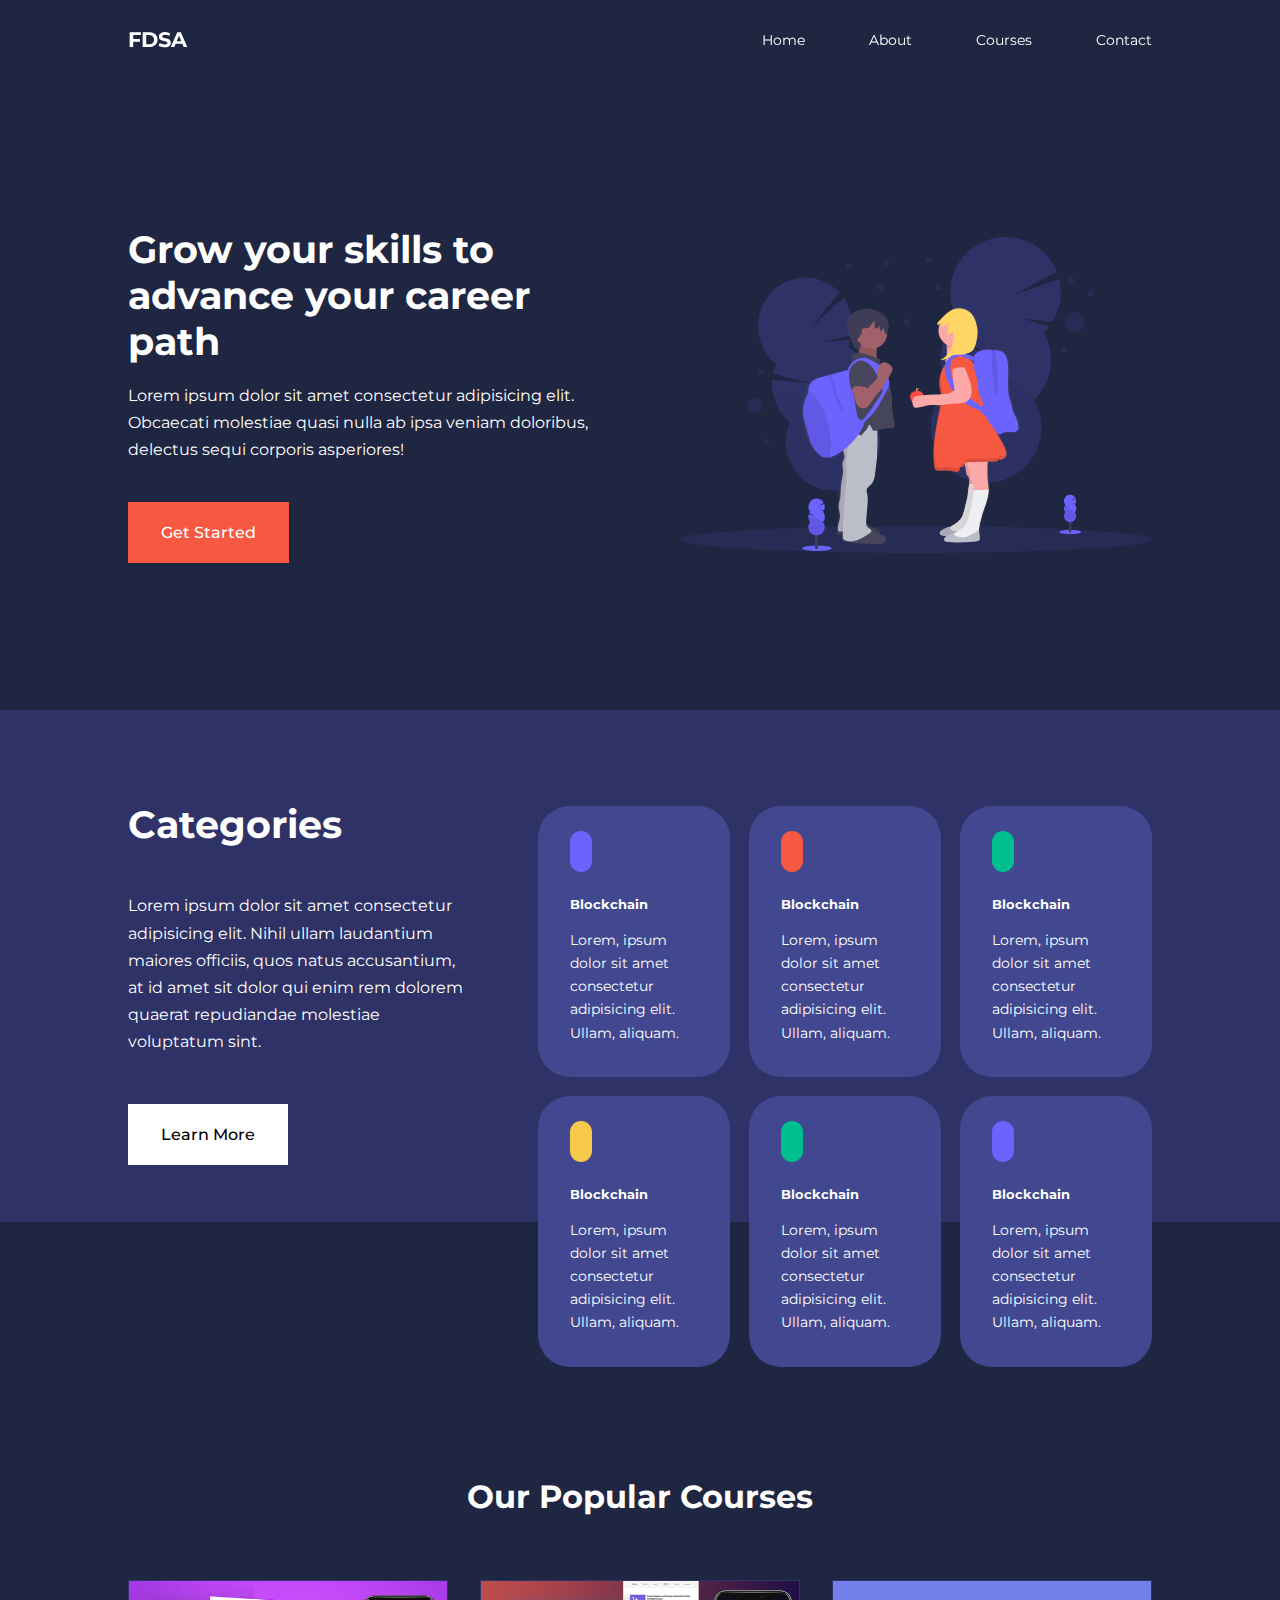
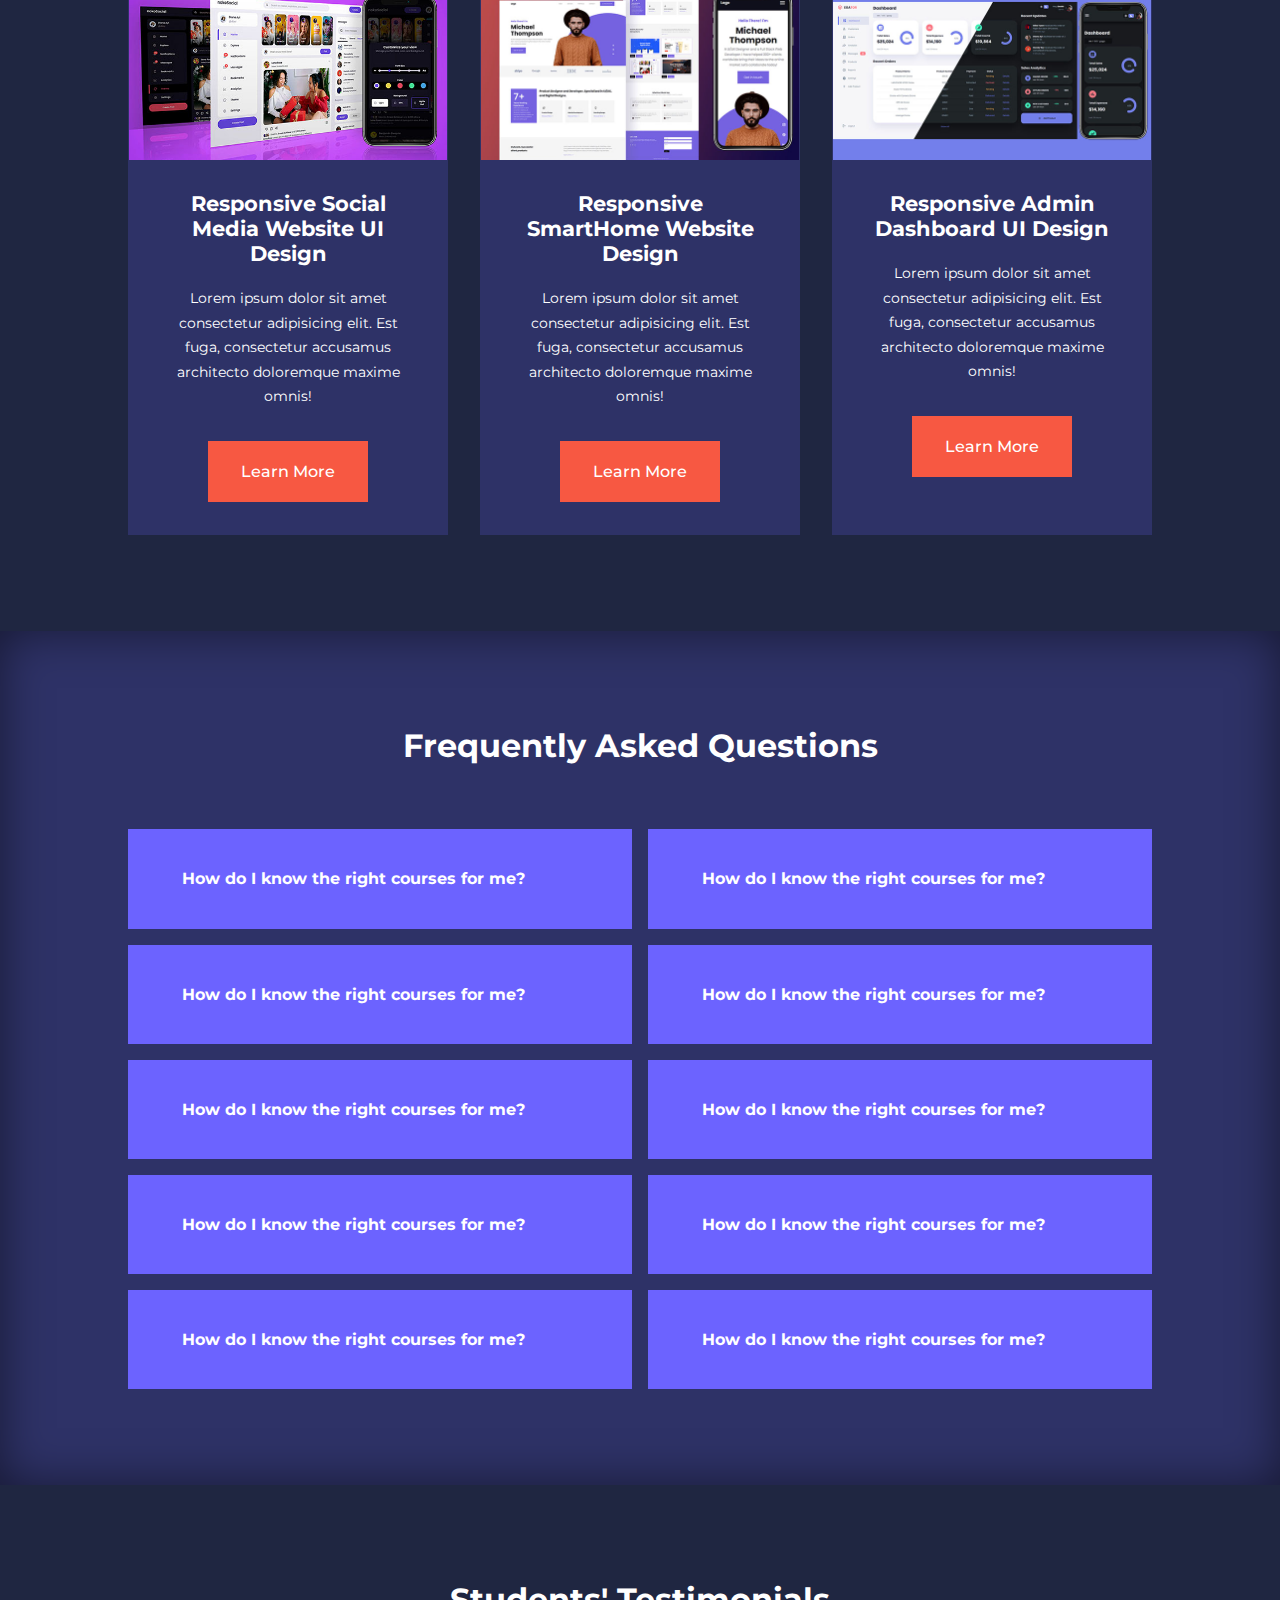
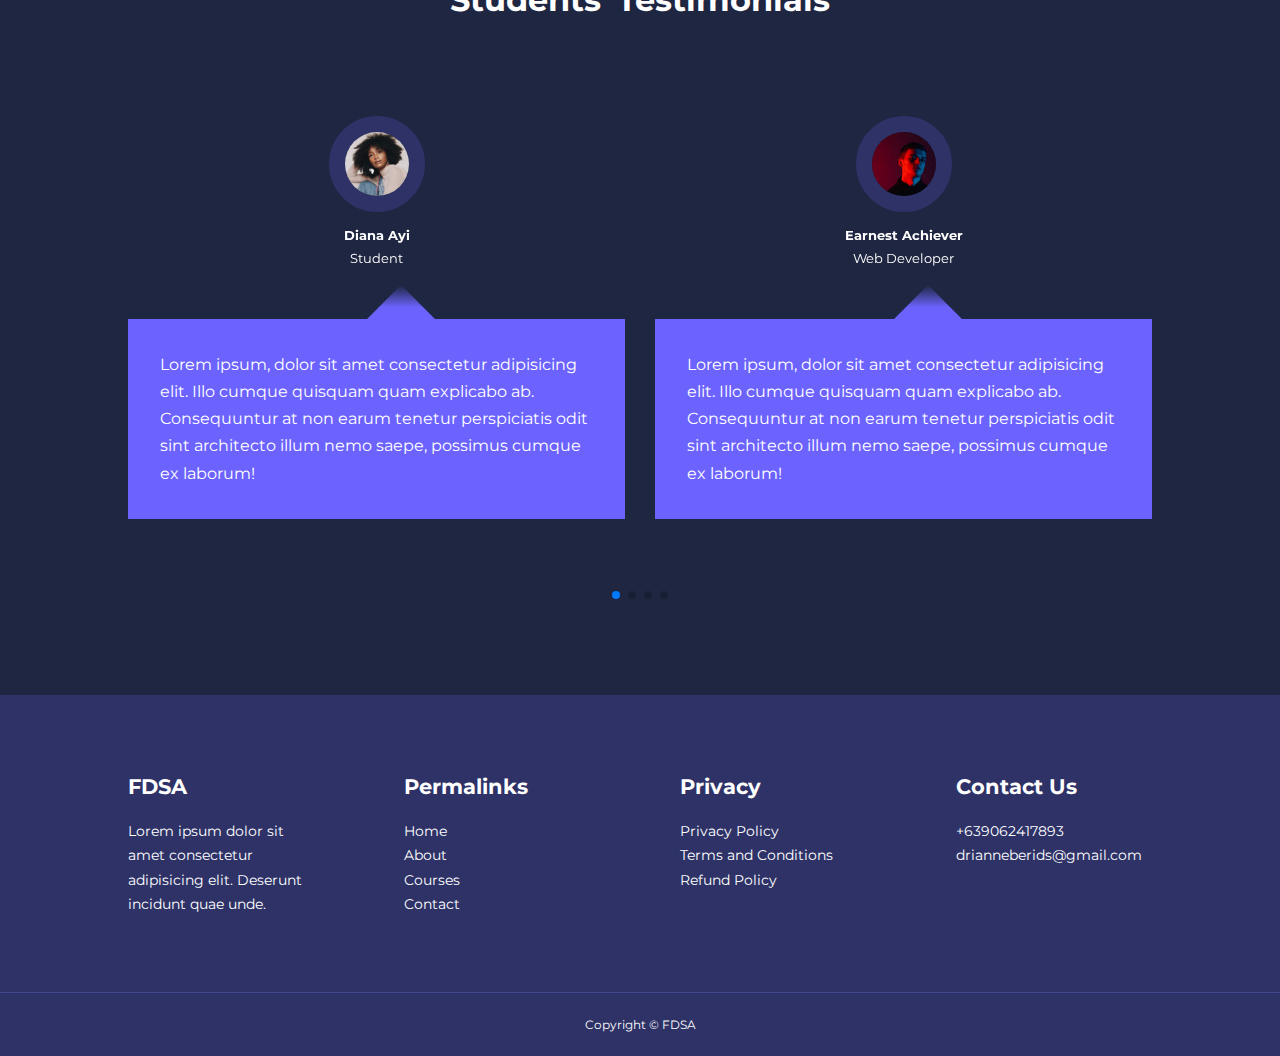
<file: index.html>
<!DOCTYPE html>
<html lang="en">
<head>
    <meta charset="UTF-8">
    <meta http-equiv="X-UA-Compatible" content="IE=edge">
    <meta name="viewport" content="width=device-width, initial-scale=1.0">
    <title>Flight Dynamics School of Aeronautics</title>

    <!-- IconScout CDN -->
    <link rel="stylesheet" href="https://unicons.iconscout.com/release/v4.0.8/css/line.css">

    <!-- Google Font Montserrat -->
    <link rel="preconnect" href="https://fonts.googleapis.com">
    <link rel="preconnect" href="https://fonts.gstatic.com" crossorigin>
    <link href="https://fonts.googleapis.com/css2?family=Montserrat:wght@300;400;500;600;700;800;900&display=swap" rel="stylesheet">

    <!-- Swiper JS -->
    <link
    rel="stylesheet"
    href="https://cdn.jsdelivr.net/npm/swiper@9/swiper-bundle.min.css"
    />

    <link rel="stylesheet" href="./css/style.css">
</head>
<body>

<!-- Navbar -->
    <nav>
        <div class="container nav__container">
            <a href="index.html"><h4>FDSA</h4></a>
            <ul class="nav__menu">
                <li><a href="index.html">Home</a></li>
                <li><a href="about.html">About</a></li>
                <li><a href="courses.html">Courses</a></li>
                <li><a href="contact.html">Contact</a></li>
            </ul>
            <button id="open-menu-btn"><i class="uil uil-bars"></i></button>  
            <button id="close-menu-btn"><i class="uil uil-multiply"></i></button> 
        </div>
    </nav>

    <header>
        <div class="container header__container">
            <div class="header__left">
                <h1>Grow your skills to advance your career path</h1>
                <p>Lorem ipsum dolor sit amet consectetur adipisicing elit. Obcaecati molestiae quasi nulla ab ipsa veniam doloribus, delectus sequi corporis asperiores!</p>
                <a href="courses.html" class="btn btn-primary">Get Started</a>
            </div>
            <div class="header__right">
                <div class="header__right-image">
                    <img src="./img/header.svg" alt="Header">
                </div>
            </div>
        </div>
    </header>

<!-- Categories -->
    <section class="categories">
        <div class="container categories__container">
            <div class="categories__left">
                <h1>Categories</h1>
                <p>
                    Lorem ipsum dolor sit amet consectetur adipisicing elit. Nihil ullam laudantium maiores officiis, quos natus accusantium, at id amet sit dolor qui enim rem dolorem quaerat repudiandae molestiae voluptatum sint.
                </p>
                <a href="#" class="btn">Learn More</a>
            </div>
            <div class="categories__right">
                <article class="category">
                    <span class="category__icon">
                        <i class="uil uil-bitcoin-circle"></i>
                    </span>
                    <h5>Blockchain</h5>
                    <p>Lorem, ipsum dolor sit amet consectetur adipisicing elit. Ullam, aliquam.</p>
                </article>
                
                <article class="category">
                    <span class="category__icon">
                        <i class="uil uil-bitcoin-circle"></i>
                    </span>
                    <h5>Blockchain</h5>
                    <p>Lorem, ipsum dolor sit amet consectetur adipisicing elit. Ullam, aliquam.</p>
                </article>

                <article class="category">
                    <span class="category__icon">
                        <i class="uil uil-bitcoin-circle"></i>
                    </span>
                    <h5>Blockchain</h5>
                    <p>Lorem, ipsum dolor sit amet consectetur adipisicing elit. Ullam, aliquam.</p>
                </article>

                <article class="category">
                    <span class="category__icon">
                        <i class="uil uil-bitcoin-circle"></i>
                    </span>
                    <h5>Blockchain</h5>
                    <p>Lorem, ipsum dolor sit amet consectetur adipisicing elit. Ullam, aliquam.</p>
                </article>

                <article class="category">
                    <span class="category__icon">
                        <i class="uil uil-bitcoin-circle"></i>
                    </span>
                    <h5>Blockchain</h5>
                    <p>Lorem, ipsum dolor sit amet consectetur adipisicing elit. Ullam, aliquam.</p>
                </article>

                <article class="category">
                    <span class="category__icon">
                        <i class="uil uil-bitcoin-circle"></i>
                    </span>
                    <h5>Blockchain</h5>
                    <p>Lorem, ipsum dolor sit amet consectetur adipisicing elit. Ullam, aliquam.</p>
                </article>
            </div>
        </div>
    </section>

<!-- Courses -->
    <section class="courses">
        <h2>Our Popular Courses</h2>
        <div class="container courses__container">
            <article class="course">
                <div class="course__image">
                    <img src="./img/course1.jpg" alt="Course 1">
                </div>
               <div class="course__info">
                <h4>Responsive Social Media Website UI Design</h4>
                <p>
                    Lorem ipsum dolor sit amet consectetur adipisicing elit. Est fuga, consectetur accusamus architecto doloremque maxime omnis!
                </p>
                <a href="course.html" class="btn btn-primary">Learn More</a>
               </div>
            </article>

            <article class="course">
                <div class="course__image">
                    <img src="./img/course2.jpg" alt="Course 1">
                </div>
                <div class="course__info">
                    <h4>Responsive SmartHome Website Design</h4>
                <p>
                    Lorem ipsum dolor sit amet consectetur adipisicing elit. Est fuga, consectetur accusamus architecto doloremque maxime omnis!
                </p>
                <a href="course.html" class="btn btn-primary">Learn More</a>
                </div>
            </article>

            <article class="course">
                <div class="course__image">
                    <img src="./img/course3.jpg" alt="Course 1">
                </div>
                <div class="course__info">
                    <h4>Responsive Admin Dashboard UI Design</h4>
                <p>
                    Lorem ipsum dolor sit amet consectetur adipisicing elit. Est fuga, consectetur accusamus architecto doloremque maxime omnis!
                </p>
                <a href="course.html" class="btn btn-primary">Learn More</a>
                </div>
            </article>
        </div>
    </section>

<!-- Frequently Asked Questions -->

    <section class="faqs">
        <h2>Frequently Asked Questions</h2>
        <div class="container faqs__container">
            <article class="faq">
                <div class="faq__icon">
                    <i class="uil uil-plus"></i>
                </div>
                <div class="question__answer">
                    <h4>How do I know the right courses for me?</h4>
                    <p>
                        Lorem ipsum dolor sit amet consectetur, adipisicing elit. Quasi possimus nesciunt reiciendis cum deserunt ex, ipsum similique esse. Doloremque quisquam quia aliquam quis eligendi dolorum blanditiis possimus nisi voluptates nulla.
                    </p>
                </div>
            </article>

            <article class="faq">
                <div class="faq__icon">
                    <i class="uil uil-plus"></i>
                </div>
                <div class="question__answer">
                    <h4>How do I know the right courses for me?</h4>
                    <p>
                        Lorem ipsum dolor sit amet consectetur, adipisicing elit. Quasi possimus nesciunt reiciendis cum deserunt ex, ipsum similique esse. Doloremque quisquam quia aliquam quis eligendi dolorum blanditiis possimus nisi voluptates nulla.
                    </p>
                </div>
            </article>

            <article class="faq">
                <div class="faq__icon">
                    <i class="uil uil-plus"></i>
                </div>
                <div class="question__answer">
                    <h4>How do I know the right courses for me?</h4>
                    <p>
                        Lorem ipsum dolor sit amet consectetur, adipisicing elit. Quasi possimus nesciunt reiciendis cum deserunt ex, ipsum similique esse. Doloremque quisquam quia aliquam quis eligendi dolorum blanditiis possimus nisi voluptates nulla.
                    </p>
                </div>
            </article>

            <article class="faq">
                <div class="faq__icon">
                    <i class="uil uil-plus"></i>
                </div>
                <div class="question__answer">
                    <h4>How do I know the right courses for me?</h4>
                    <p>
                        Lorem ipsum dolor sit amet consectetur, adipisicing elit. Quasi possimus nesciunt reiciendis cum deserunt ex, ipsum similique esse. Doloremque quisquam quia aliquam quis eligendi dolorum blanditiis possimus nisi voluptates nulla.
                    </p>
                </div>
            </article>

            <article class="faq">
                <div class="faq__icon">
                    <i class="uil uil-plus"></i>
                </div>
                <div class="question__answer">
                    <h4>How do I know the right courses for me?</h4>
                    <p>
                        Lorem ipsum dolor sit amet consectetur, adipisicing elit. Quasi possimus nesciunt reiciendis cum deserunt ex, ipsum similique esse. Doloremque quisquam quia aliquam quis eligendi dolorum blanditiis possimus nisi voluptates nulla.
                    </p>
                </div>
            </article>

            <article class="faq">
                <div class="faq__icon">
                    <i class="uil uil-plus"></i>
                </div>
                <div class="question__answer">
                    <h4>How do I know the right courses for me?</h4>
                    <p>
                        Lorem ipsum dolor sit amet consectetur, adipisicing elit. Quasi possimus nesciunt reiciendis cum deserunt ex, ipsum similique esse. Doloremque quisquam quia aliquam quis eligendi dolorum blanditiis possimus nisi voluptates nulla.
                    </p>
                </div>
            </article>

            <article class="faq">
                <div class="faq__icon">
                    <i class="uil uil-plus"></i>
                </div>
                <div class="question__answer">
                    <h4>How do I know the right courses for me?</h4>
                    <p>
                        Lorem ipsum dolor sit amet consectetur, adipisicing elit. Quasi possimus nesciunt reiciendis cum deserunt ex, ipsum similique esse. Doloremque quisquam quia aliquam quis eligendi dolorum blanditiis possimus nisi voluptates nulla.
                    </p>
                </div>
            </article>

            <article class="faq">
                <div class="faq__icon">
                    <i class="uil uil-plus"></i>
                </div>
                <div class="question__answer">
                    <h4>How do I know the right courses for me?</h4>
                    <p>
                        Lorem ipsum dolor sit amet consectetur, adipisicing elit. Quasi possimus nesciunt reiciendis cum deserunt ex, ipsum similique esse. Doloremque quisquam quia aliquam quis eligendi dolorum blanditiis possimus nisi voluptates nulla.
                    </p>
                </div>
            </article>

            <article class="faq">
                <div class="faq__icon">
                    <i class="uil uil-plus"></i>
                </div>
                <div class="question__answer">
                    <h4>How do I know the right courses for me?</h4>
                    <p>
                        Lorem ipsum dolor sit amet consectetur, adipisicing elit. Quasi possimus nesciunt reiciendis cum deserunt ex, ipsum similique esse. Doloremque quisquam quia aliquam quis eligendi dolorum blanditiis possimus nisi voluptates nulla.
                    </p>
                </div>
            </article>

            <article class="faq">
                <div class="faq__icon">
                    <i class="uil uil-plus"></i>
                </div>
                <div class="question__answer">
                    <h4>How do I know the right courses for me?</h4>
                    <p>
                        Lorem ipsum dolor sit amet consectetur, adipisicing elit. Quasi possimus nesciunt reiciendis cum deserunt ex, ipsum similique esse. Doloremque quisquam quia aliquam quis eligendi dolorum blanditiis possimus nisi voluptates nulla.
                    </p>
                </div>
            </article>
        </div>
    </section>

<!-- Testimonials -->

    <section class="container testimonials__container mySwiper">
        <h2>Students' Testimonials</h2>
        <div class="swiper-wrapper">
            <article class="testimonial swiper-slide">
                <div class="avatar">
                    <img src="./img/avatar1.jpg">
                </div>
                <div class="testimonial__info">
                    <h5>Diana Ayi</h5>
                    <small>Student</small>
                </div>
                <div class="testimonial__body">
                    <p>
                       Lorem ipsum, dolor sit amet consectetur adipisicing elit. Illo cumque quisquam quam explicabo ab. Consequuntur at non earum tenetur perspiciatis odit sint architecto illum nemo saepe, possimus cumque ex laborum!
                    </p>
                </div>
            </article>

            <article class="testimonial swiper-slide">
                <div class="avatar">
                    <img src="./img/avatar2.jpg">
                </div>
                <div class="testimonial__info">
                    <h5>Earnest Achiever</h5>
                    <small>Web Developer</small>
                </div>
                <div class="testimonial__body">
                    <p>
                       Lorem ipsum, dolor sit amet consectetur adipisicing elit. Illo cumque quisquam quam explicabo ab. Consequuntur at non earum tenetur perspiciatis odit sint architecto illum nemo saepe, possimus cumque ex laborum!
                    </p>
                </div>
            </article>

            <article class="testimonial swiper-slide">
                <div class="avatar">
                    <img src="./img/avatar3.jpg">
                </div>
                <div class="testimonial__info">
                    <h5>Edem Quist</h5>
                    <small>Student</small>
                </div>
                <div class="testimonial__body">
                    <p>
                       Lorem ipsum, dolor sit amet consectetur adipisicing elit. Illo cumque quisquam quam explicabo ab. Consequuntur at non earum tenetur perspiciatis odit sint architecto illum nemo saepe, possimus cumque ex laborum!
                    </p>
                </div>
            </article>

            <article class="testimonial swiper-slide">
                <div class="avatar">
                    <img src="./img/avatar4.jpg">
                </div>
                <div class="testimonial__info">
                    <h5>Hajia Bintu</h5>
                    <small>Model</small>
                </div>
                <div class="testimonial__body">
                    <p>
                       Lorem ipsum, dolor sit amet consectetur adipisicing elit. Illo cumque quisquam quam explicabo ab. Consequuntur at non earum tenetur perspiciatis odit sint architecto illum nemo saepe, possimus cumque ex laborum!
                    </p>
                </div>
            </article>

            <article class="testimonial swiper-slide">
                <div class="avatar">
                    <img src="./img/avatar5.jpg">
                </div>
                <div class="testimonial__info">
                    <h5>Jane Doe</h5>
                    <small>Student</small>
                </div>
                <div class="testimonial__body">
                    <p>
                       Lorem ipsum, dolor sit amet consectetur adipisicing elit. Illo cumque quisquam quam explicabo ab. Consequuntur at non earum tenetur perspiciatis odit sint architecto illum nemo saepe, possimus cumque ex laborum!
                    </p>
                </div>
            </article>
        </div>
        <div class="swiper-pagination"></div>
    </section>

<!-- Footer -->

    <footer class="footer">
        <div class="container footer__container">
            <div class="footer__1">
                <a href="index.html" class="footer__logo">
                    <h4>FDSA</h4>
                </a>
                <p>
                    Lorem ipsum dolor sit amet consectetur adipisicing elit. Deserunt incidunt quae unde.
                </p>
            </div>

            <div class="footer__2">
                <h4>Permalinks</h4>
                <ul class="permalinks">
                    <li><a href="index.html">Home</a></li>
                    <li><a href="about.html">About</a></li>
                    <li><a href="courses.html">Courses</a></li>
                    <li><a href="contact.html">Contact</a></li>
                </ul>
            </div>

            <div class="footer__3">
                <h4>Privacy</h4>
                <ul class="privacy">
                    <li><a href="#">Privacy Policy</a></li>
                    <li><a href="#">Terms and Conditions</a></li>
                    <li><a href="#">Refund Policy</a></li>
                </ul>
            </div>

            <div class="footer__4">
                <h4>Contact Us</h4>
                <div>
                    <p>+639062417893</p>
                    <p>drianneberids@gmail.com</p>
                </div>

                <ul class="footer__socials">
                    <li><a href="#"><i class="uil uil-facebook-f"></i></a></li>
                    <li><a href="#"><i class="uil uil-instagram-alt"></i></a></li>
                    <li><a href="#"><i class="uil uil-twitter"></i></a></li>
                    <li><a href="#"><i class="uil uil-linkedin-alt"></i></a></li>
                </ul>
            </div>

        </div>
        <div class="footer__copyright">
            <small>Copyright &copy; FDSA</small>
        </div>
    </footer>





    
    <script src="https://cdn.jsdelivr.net/npm/swiper@9/swiper-bundle.min.js"></script>
    <script src="./main.js"></script>

    <script>
        var swiper = new Swiper(".mySwiper", {
      slidesPerView: 1,
      spaceBetween: 30,
      pagination: {
        el: ".swiper-pagination",
        clickable: true,
      },
    //   when window width is >= 600px
    breakpoints: {
        600: {
            slidesPerView: 2,
        }
    }
    });
    </script>
</body>
</html>
</file>
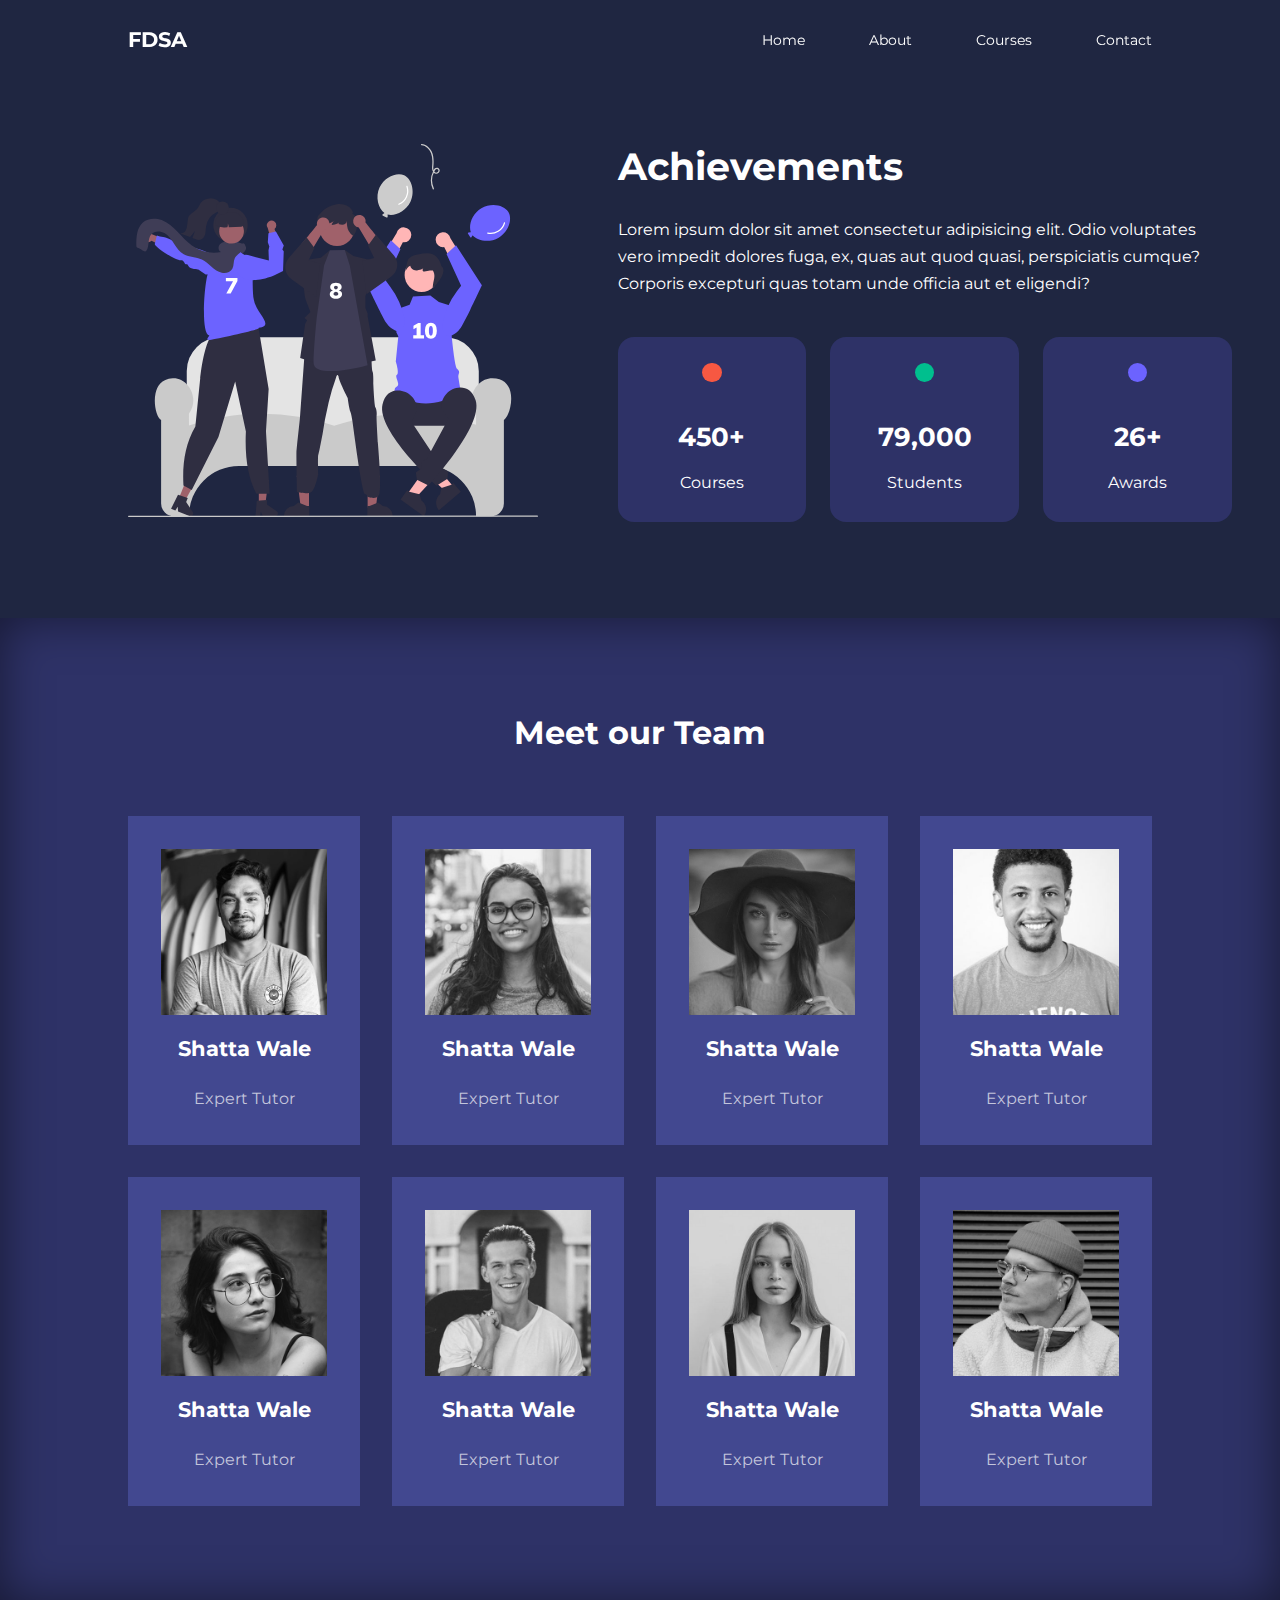
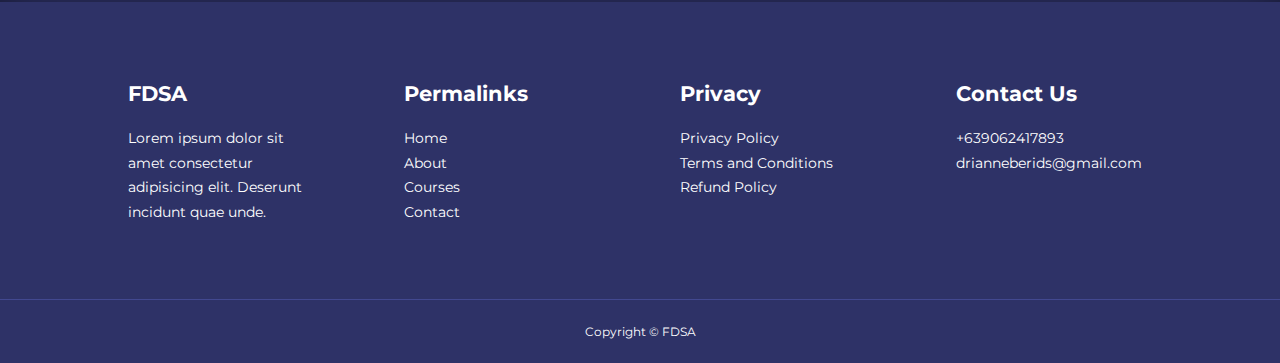
<file: about.html>
<!DOCTYPE html>
<html lang="en">
<head>
    <meta charset="UTF-8">
    <meta http-equiv="X-UA-Compatible" content="IE=edge">
    <meta name="viewport" content="width=device-width, initial-scale=1.0">
    <title>Flight Dynamics School of Aeronautics</title>

    <!-- IconScout CDN -->
    <link rel="stylesheet" href="https://unicons.iconscout.com/release/v4.0.8/css/line.css">

    <!-- Google Font Montserrat -->
    <link rel="preconnect" href="https://fonts.googleapis.com">
    <link rel="preconnect" href="https://fonts.gstatic.com" crossorigin>
    <link href="https://fonts.googleapis.com/css2?family=Montserrat:wght@300;400;500;600;700;800;900&display=swap" rel="stylesheet">

    <link rel="stylesheet" href="./css/style.css">
    <link rel="stylesheet" href="./css/about.css">
</head>
<body>

<!-- Navbar -->
    <nav>
        <div class="container nav__container">
            <a href="index.html"><h4>FDSA</h4></a>
            <ul class="nav__menu">
                <li><a href="index.html">Home</a></li>
                <li><a href="about.html">About</a></li>
                <li><a href="courses.html">Courses</a></li>
                <li><a href="contact.html">Contact</a></li>
            </ul>
            <button id="open-menu-btn"><i class="uil uil-bars"></i></button>  
            <button id="close-menu-btn"><i class="uil uil-multiply"></i></button> 
        </div>
    </nav>

<!-- About -->

    <section class="about__achievements">
        <div class="container about__achievements-container">
            <div class="about__achievements-left">
                <img src="./img/about achievements.svg">
            </div>
            <div class="about__achievements-right">
                <h1>Achievements</h1>
                <p>
                    Lorem ipsum dolor sit amet consectetur adipisicing elit. Odio voluptates vero impedit dolores fuga, ex, quas aut quod quasi, perspiciatis cumque? Corporis excepturi quas totam unde officia aut et eligendi?
                </p>
                <div class="achievements__cards">
                   <article class="achievement__card">
                        <span class="achievement__icon">
                            <i class="uil uil-video"></i>
                        </span>
                        <h3>450+</h3>
                        <p>Courses</p>
                   </article> 

                   <article class="achievement__card">
                    <span class="achievement__icon">
                        <i class="uil uil-users-alt"></i>
                    </span>
                    <h3>79,000</h3>
                    <p>Students</p>
               </article> 

               <article class="achievement__card">
                <span class="achievement__icon">
                    <i class="uil uil-award"></i>
                </span>
                <h3>26+</h3>
                <p>Awards</p>
           </article> 
                </div>
            </div>
        </div>
    </section>

<!-- Meet our Team -->

    <section class="team">
        <h2>Meet our Team</h2>
        <div class="container team__container">
            <article class="team__member">
                <div class="team__member-image">
                    <img src="./img/tm1.jpg">
                </div>
                <div class="team__member-info">
                    <h4>Shatta Wale</h4>
                    <p>Expert Tutor</p>
                </div>
                <div class="team__member-socials">
                    <a href="https://instagram.com" target="blank">
                        <i class="uil uil-instagram"></i>
                    </a>
                    <a href="https://twitter.com" target="blank">
                        <i class="uil uil-twitter-alt"></i>
                    </a>
                    <a href="https://linkedin.com" target="blank">
                        <i class="uil uil-linkedin-alt"></i>
                    </a>
                </div>
            </article>

            <article class="team__member">
                <div class="team__member-image">
                    <img src="./img/tm2.jpg">
                </div>
                <div class="team__member-info">
                    <h4>Shatta Wale</h4>
                    <p>Expert Tutor</p>
                </div>
                <div class="team__member-socials">
                    <a href="https://instagram.com" target="blank">
                        <i class="uil uil-instagram"></i>
                    </a>
                    <a href="https://twitter.com" target="blank">
                        <i class="uil uil-twitter-alt"></i>
                    </a>
                    <a href="https://linkedin.com" target="blank">
                        <i class="uil uil-linkedin-alt"></i>
                    </a>
                </div>
            </article>

            <article class="team__member">
                <div class="team__member-image">
                    <img src="./img/tm3.jpg">
                </div>
                <div class="team__member-info">
                    <h4>Shatta Wale</h4>
                    <p>Expert Tutor</p>
                </div>
                <div class="team__member-socials">
                    <a href="https://instagram.com" target="blank">
                        <i class="uil uil-instagram"></i>
                    </a>
                    <a href="https://twitter.com" target="blank">
                        <i class="uil uil-twitter-alt"></i>
                    </a>
                    <a href="https://linkedin.com" target="blank">
                        <i class="uil uil-linkedin-alt"></i>
                    </a>
                </div>
            </article>
            
            <article class="team__member">
                <div class="team__member-image">
                    <img src="./img/tm4.jpg">
                </div>
                <div class="team__member-info">
                    <h4>Shatta Wale</h4>
                    <p>Expert Tutor</p>
                </div>
                <div class="team__member-socials">
                    <a href="https://instagram.com" target="blank">
                        <i class="uil uil-instagram"></i>
                    </a>
                    <a href="https://twitter.com" target="blank">
                        <i class="uil uil-twitter-alt"></i>
                    </a>
                    <a href="https://linkedin.com" target="blank">
                        <i class="uil uil-linkedin-alt"></i>
                    </a>
                </div>
            </article>

            <article class="team__member">
                <div class="team__member-image">
                    <img src="./img/tm5.jpg">
                </div>
                <div class="team__member-info">
                    <h4>Shatta Wale</h4>
                    <p>Expert Tutor</p>
                </div>
                <div class="team__member-socials">
                    <a href="https://instagram.com" target="blank">
                        <i class="uil uil-instagram"></i>
                    </a>
                    <a href="https://twitter.com" target="blank">
                        <i class="uil uil-twitter-alt"></i>
                    </a>
                    <a href="https://linkedin.com" target="blank">
                        <i class="uil uil-linkedin-alt"></i>
                    </a>
                </div>
            </article>

            <article class="team__member">
                <div class="team__member-image">
                    <img src="./img/tm6.jpg">
                </div>
                <div class="team__member-info">
                    <h4>Shatta Wale</h4>
                    <p>Expert Tutor</p>
                </div>
                <div class="team__member-socials">
                    <a href="https://instagram.com" target="blank">
                        <i class="uil uil-instagram"></i>
                    </a>
                    <a href="https://twitter.com" target="blank">
                        <i class="uil uil-twitter-alt"></i>
                    </a>
                    <a href="https://linkedin.com" target="blank">
                        <i class="uil uil-linkedin-alt"></i>
                    </a>
                </div>
            </article>

            <article class="team__member">
                <div class="team__member-image">
                    <img src="./img/tm7.jpg">
                </div>
                <div class="team__member-info">
                    <h4>Shatta Wale</h4>
                    <p>Expert Tutor</p>
                </div>
                <div class="team__member-socials">
                    <a href="https://instagram.com" target="blank">
                        <i class="uil uil-instagram"></i>
                    </a>
                    <a href="https://twitter.com" target="blank">
                        <i class="uil uil-twitter-alt"></i>
                    </a>
                    <a href="https://linkedin.com" target="blank">
                        <i class="uil uil-linkedin-alt"></i>
                    </a>
                </div>
            </article>

            <article class="team__member">
                <div class="team__member-image">
                    <img src="./img/tm8.jpg">
                </div>
                <div class="team__member-info">
                    <h4>Shatta Wale</h4>
                    <p>Expert Tutor</p>
                </div>
                <div class="team__member-socials">
                    <a href="https://instagram.com" target="blank">
                        <i class="uil uil-instagram"></i>
                    </a>
                    <a href="https://twitter.com" target="blank">
                        <i class="uil uil-twitter-alt"></i>
                    </a>
                    <a href="https://linkedin.com" target="blank">
                        <i class="uil uil-linkedin-alt"></i>
                    </a>
                </div>
            </article>
        </div>
    </section>
    



<!-- Footer -->

    <footer class="footer">
        <div class="container footer__container">
            <div class="footer__1">
                <a href="index.html" class="footer__logo">
                    <h4>FDSA</h4>
                </a>
                <p>
                    Lorem ipsum dolor sit amet consectetur adipisicing elit. Deserunt incidunt quae unde.
                </p>
            </div>

            <div class="footer__2">
                <h4>Permalinks</h4>
                <ul class="permalinks">
                    <li><a href="index.html">Home</a></li>
                    <li><a href="about.html">About</a></li>
                    <li><a href="courses.html">Courses</a></li>
                    <li><a href="contact.html">Contact</a></li>
                </ul>
            </div>

            <div class="footer__3">
                <h4>Privacy</h4>
                <ul class="privacy">
                    <li><a href="#">Privacy Policy</a></li>
                    <li><a href="#">Terms and Conditions</a></li>
                    <li><a href="#">Refund Policy</a></li>
                </ul>
            </div>

            <div class="footer__4">
                <h4>Contact Us</h4>
                <div>
                    <p>+639062417893</p>
                    <p>drianneberids@gmail.com</p>
                </div>

                <ul class="footer__socials">
                    <li><a href="#"><i class="uil uil-facebook-f"></i></a></li>
                    <li><a href="#"><i class="uil uil-instagram-alt"></i></a></li>
                    <li><a href="#"><i class="uil uil-twitter"></i></a></li>
                    <li><a href="#"><i class="uil uil-linkedin-alt"></i></a></li>
                </ul>
            </div>

        </div>
        <div class="footer__copyright">
            <small>Copyright &copy; FDSA</small>
        </div>
    </footer>





    
    
    <script src="./main.js"></script>
</body>
</html>
</file>
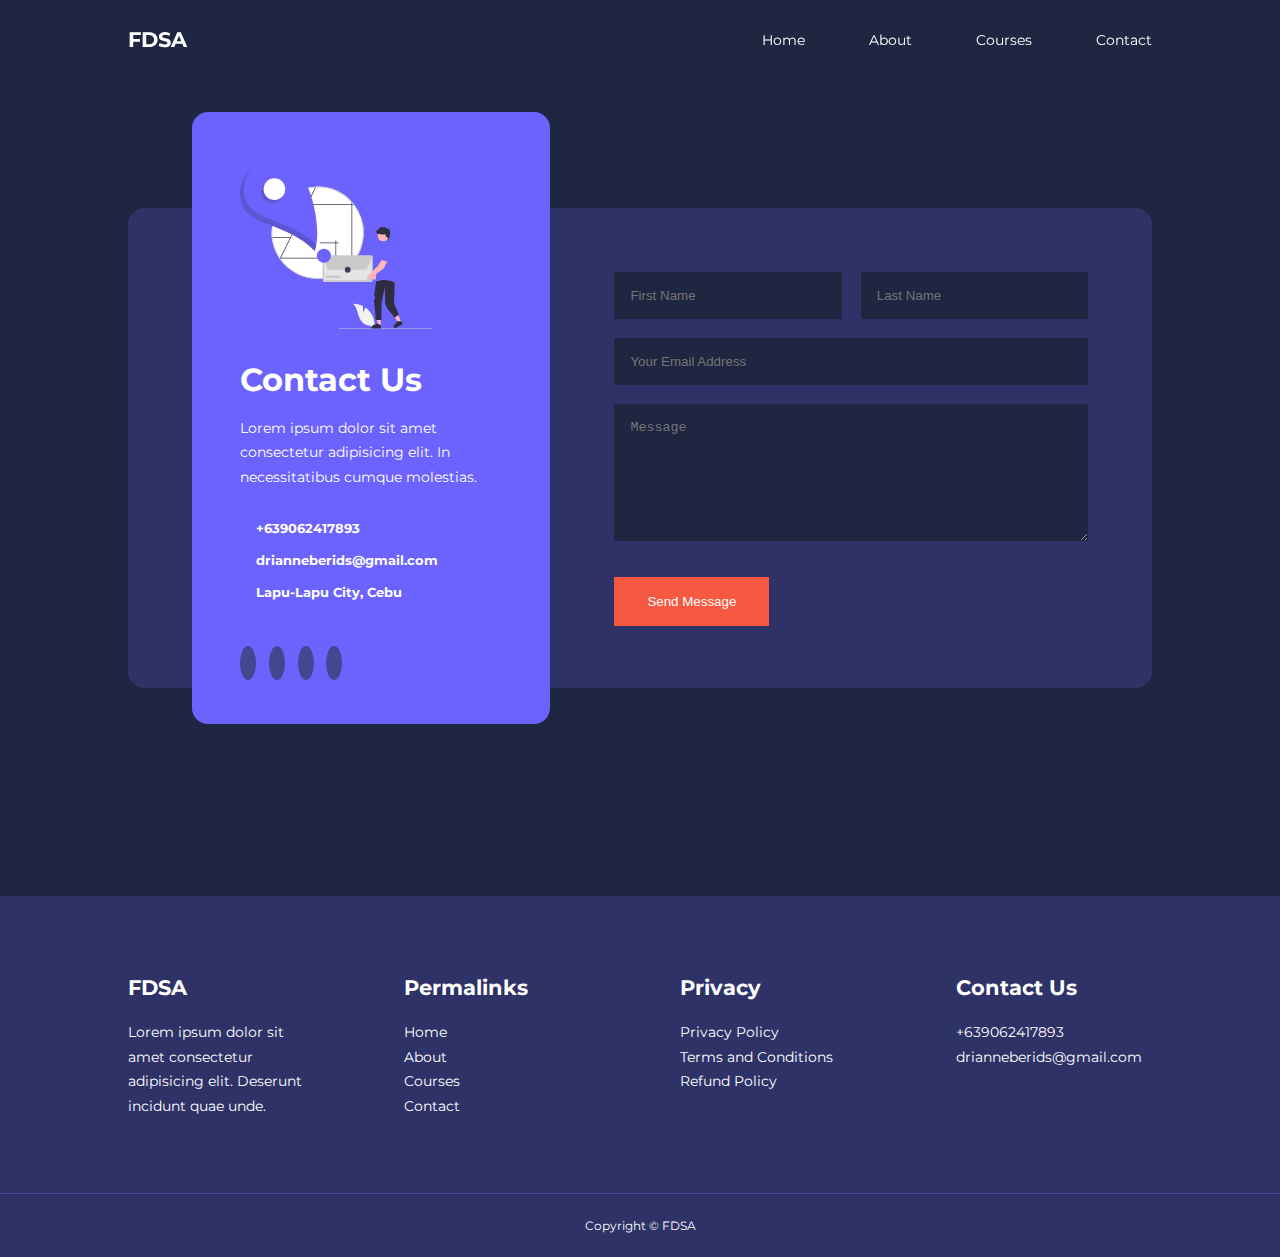
<file: contact.html>
<!DOCTYPE html>
<html lang="en">
<head>
    <meta charset="UTF-8">
    <meta http-equiv="X-UA-Compatible" content="IE=edge">
    <meta name="viewport" content="width=device-width, initial-scale=1.0">
    <title>Flight Dynamics School of Aeronautics</title>

    <!-- IconScout CDN -->
    <link rel="stylesheet" href="https://unicons.iconscout.com/release/v4.0.8/css/line.css">

    <!-- Google Font Montserrat -->
    <link rel="preconnect" href="https://fonts.googleapis.com">
    <link rel="preconnect" href="https://fonts.gstatic.com" crossorigin>
    <link href="https://fonts.googleapis.com/css2?family=Montserrat:wght@300;400;500;600;700;800;900&display=swap" rel="stylesheet">

    <link rel="stylesheet" href="./css/style.css">
    <link rel="stylesheet" href="./css/contact.css">

</head>
<body>

<!-- Navbar -->
    <nav>
        <div class="container nav__container">
            <a href="index.html"><h4>FDSA</h4></a>
            <ul class="nav__menu">
                <li><a href="index.html">Home</a></li>
                <li><a href="about.html">About</a></li>
                <li><a href="courses.html">Courses</a></li>
                <li><a href="contact.html">Contact</a></li>
            </ul>
            <button id="open-menu-btn"><i class="uil uil-bars"></i></button>  
            <button id="close-menu-btn"><i class="uil uil-multiply"></i></button> 
        </div>
    </nav>

    <section class="contact">
        <div class="container contact__container">
            <aside class="contact__aside">
                <div class="aside__image">
                    <img src="./img/contact.svg">
                </div>
                <h2>Contact Us</h2>
                <p>
                    Lorem ipsum dolor sit amet consectetur adipisicing elit. In necessitatibus cumque molestias.
                </p>
                <ul class="contact__details">
                    <li>
                        <i class="uil uil-phone-times"></i>
                        <h5>+639062417893</h5>
                    </li>
                    <li>
                        <i class="uil uil-envelope"></i>
                        <h5>drianneberids@gmail.com</h5>
                    </li>
                    <li>
                        <i class="uil uil-location-point"></i>
                        <h5>Lapu-Lapu City, Cebu</h5>
                    </li>
                </ul>
                <ul class="contact__socials">
                    <li>
                        <a href="https://facebook.com">
                            <i class="uil uil-facebook-f"></i>
                        </a>
                    </li>
                    <li>
                        <a href="https://instagram.com">
                            <i class="uil uil-instagram"></i>
                        </a>
                    </li>
                    <li>
                        <a href="https://twitter.com">
                            <i class="uil uil-twitter"></i>
                        </a>
                    </li>
                    <li>
                        <a href="https://linkedin.com">
                            <i class="uil uil-linkedin-alt"></i>
                        </a>
                    </li>
                </ul>
            </aside>

            <form action="https://formspree.io/f/mrgvrlvw" method="post" class="contact__form">
                <div class="form__name">
                    <input type="text" name="First Name" placeholder="First Name" required>
                    <input type="text" name="Last Name" placeholder="Last Name" required>
                </div>
                <input type="email" name="Email Address" placeholder="Your Email Address" required>
                <textarea name="Message" rows="7" placeholder="Message" required></textarea>
                <button type="submit" class="btn btn-primary">Send Message</button>
            </form>
        </div>
    </section>

<!-- Footer -->

    <footer class="footer">
        <div class="container footer__container">
            <div class="footer__1">
                <a href="index.html" class="footer__logo">
                    <h4>FDSA</h4>
                </a>
                <p>
                    Lorem ipsum dolor sit amet consectetur adipisicing elit. Deserunt incidunt quae unde.
                </p>
            </div>

            <div class="footer__2">
                <h4>Permalinks</h4>
                <ul class="permalinks">
                    <li><a href="index.html">Home</a></li>
                    <li><a href="about.html">About</a></li>
                    <li><a href="courses.html">Courses</a></li>
                    <li><a href="contact.html">Contact</a></li>
                </ul>
            </div>

            <div class="footer__3">
                <h4>Privacy</h4>
                <ul class="privacy">
                    <li><a href="#">Privacy Policy</a></li>
                    <li><a href="#">Terms and Conditions</a></li>
                    <li><a href="#">Refund Policy</a></li>
                </ul>
            </div>

            <div class="footer__4">
                <h4>Contact Us</h4>
                <div>
                    <p>+639062417893</p>
                    <p>drianneberids@gmail.com</p>
                </div>

                <ul class="footer__socials">
                    <li><a href="#"><i class="uil uil-facebook-f"></i></a></li>
                    <li><a href="#"><i class="uil uil-instagram-alt"></i></a></li>
                    <li><a href="#"><i class="uil uil-twitter"></i></a></li>
                    <li><a href="#"><i class="uil uil-linkedin-alt"></i></a></li>
                </ul>
            </div>

        </div>
        <div class="footer__copyright">
            <small>Copyright &copy; FDSA</small>
        </div>
    </footer>





    
    
    <script src="./main.js"></script>
</body>
</html>
</file>
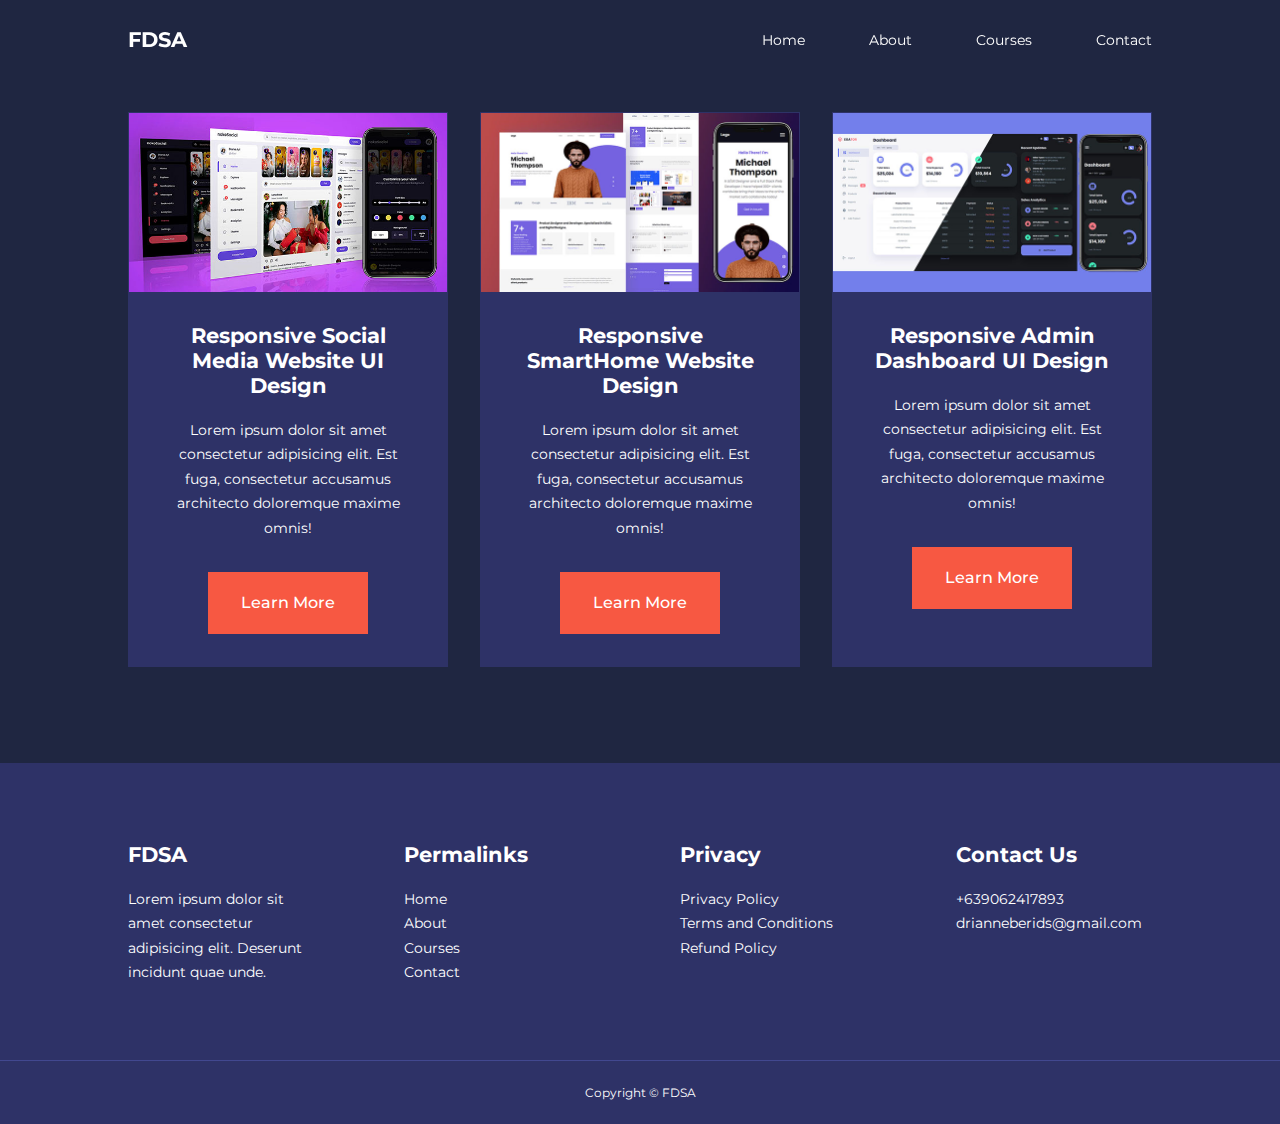
<file: courses.html>
<!DOCTYPE html>
<html lang="en">
<head>
    <meta charset="UTF-8">
    <meta http-equiv="X-UA-Compatible" content="IE=edge">
    <meta name="viewport" content="width=device-width, initial-scale=1.0">
    <title>Flight Dynamics School of Aeronautics</title>

    <!-- IconScout CDN -->
    <link rel="stylesheet" href="https://unicons.iconscout.com/release/v4.0.8/css/line.css">

    <!-- Google Font Montserrat -->
    <link rel="preconnect" href="https://fonts.googleapis.com">
    <link rel="preconnect" href="https://fonts.gstatic.com" crossorigin>
    <link href="https://fonts.googleapis.com/css2?family=Montserrat:wght@300;400;500;600;700;800;900&display=swap" rel="stylesheet">

    <link rel="stylesheet" href="./css/style.css">
    <style>
        .courses {
            margin-top: 1rem;
        }
    </style>
</head>
<body>

<!-- Navbar -->
    <nav>
        <div class="container nav__container">
            <a href="index.html"><h4>FDSA</h4></a>
            <ul class="nav__menu">
                <li><a href="index.html">Home</a></li>
                <li><a href="about.html">About</a></li>
                <li><a href="courses.html">Courses</a></li>
                <li><a href="contact.html">Contact</a></li>
            </ul>
            <button id="open-menu-btn"><i class="uil uil-bars"></i></button>  
            <button id="close-menu-btn"><i class="uil uil-multiply"></i></button> 
        </div>
    </nav>

<!-- Courses -->
<section class="courses">
    <div class="container courses__container">
        <article class="course">
            <div class="course__image">
                <img src="./img/course1.jpg" alt="Course 1">
            </div>
           <div class="course__info">
            <h4>Responsive Social Media Website UI Design</h4>
            <p>
                Lorem ipsum dolor sit amet consectetur adipisicing elit. Est fuga, consectetur accusamus architecto doloremque maxime omnis!
            </p>
            <a href="course.html" class="btn btn-primary">Learn More</a>
           </div>
        </article>

        <article class="course">
            <div class="course__image">
                <img src="./img/course2.jpg" alt="Course 1">
            </div>
            <div class="course__info">
                <h4>Responsive SmartHome Website Design</h4>
            <p>
                Lorem ipsum dolor sit amet consectetur adipisicing elit. Est fuga, consectetur accusamus architecto doloremque maxime omnis!
            </p>
            <a href="course.html" class="btn btn-primary">Learn More</a>
            </div>
        </article>

        <article class="course">
            <div class="course__image">
                <img src="./img/course3.jpg" alt="Course 1">
            </div>
            <div class="course__info">
                <h4>Responsive Admin Dashboard UI Design</h4>
            <p>
                Lorem ipsum dolor sit amet consectetur adipisicing elit. Est fuga, consectetur accusamus architecto doloremque maxime omnis!
            </p>
            <a href="course.html" class="btn btn-primary">Learn More</a>
            </div>
        </article>
    </div>
</section>

<!-- Footer -->

    <footer class="footer">
        <div class="container footer__container">
            <div class="footer__1">
                <a href="index.html" class="footer__logo">
                    <h4>FDSA</h4>
                </a>
                <p>
                    Lorem ipsum dolor sit amet consectetur adipisicing elit. Deserunt incidunt quae unde.
                </p>
            </div>

            <div class="footer__2">
                <h4>Permalinks</h4>
                <ul class="permalinks">
                    <li><a href="index.html">Home</a></li>
                    <li><a href="about.html">About</a></li>
                    <li><a href="courses.html">Courses</a></li>
                    <li><a href="contact.html">Contact</a></li>
                </ul>
            </div>

            <div class="footer__3">
                <h4>Privacy</h4>
                <ul class="privacy">
                    <li><a href="#">Privacy Policy</a></li>
                    <li><a href="#">Terms and Conditions</a></li>
                    <li><a href="#">Refund Policy</a></li>
                </ul>
            </div>

            <div class="footer__4">
                <h4>Contact Us</h4>
                <div>
                    <p>+639062417893</p>
                    <p>drianneberids@gmail.com</p>
                </div>

                <ul class="footer__socials">
                    <li><a href="#"><i class="uil uil-facebook-f"></i></a></li>
                    <li><a href="#"><i class="uil uil-instagram-alt"></i></a></li>
                    <li><a href="#"><i class="uil uil-twitter"></i></a></li>
                    <li><a href="#"><i class="uil uil-linkedin-alt"></i></a></li>
                </ul>
            </div>

        </div>
        <div class="footer__copyright">
            <small>Copyright &copy; FDSA</small>
        </div>
    </footer>





    
    
    <script src="./main.js"></script>
</body>
</html>
</file>
<file: css/style.css>
* {
    margin: 0;
    padding: 0;
    border: 0;
    outline: 0; 
    text-decoration: none;
    list-style: none;
    box-sizing: border-box;
}

:root {
    --color-primary: #6c63ff;
    --color-success: #00bf8e;
    --color-warning: #f7c94b;
    --color-danger: #f75842;
    --color-danger-variant: rgba(247, 88, 66, 0.4);
    --color-white: #fff;
    --color-light: rgba(255, 255, 255, 0.7);
    --color-black: #000;
    --color-bg: #1f2641;
    --color-bg1: #2e3267;
    --color-bg2: #424890;

    --container-width-lg: 80%;
    --container-width-md: 90%;
    --container-width-sm: 94%;

    --transition: all 400ms ease;
}

body {
    font-family: "Montserrat", sans-serif;
    line-height: 1.7;
    color: var(--color-white);
    background: var(--color-bg);
}

.container {
    width: var(--container-width-lg);
    margin: 0 auto;
}

section {
    padding: 6rem 0;
}

section h2 {
    text-align: center;
    margin-bottom: 4rem;
}

h1, h2, h3, h4, h5 {
    line-height: 1.2;  
}

h1 {
    font-size: 2.4rem;
}

h2 {
    font-size: 2rem;
}

h3 {
    font-size: 1.6rem;
}

h4 {
    font-size: 1.3rem;
}

a {
    color: var(--color-white);
}

img {
    width: 100%;
    display: block;
    object-fit: cover;
}

.btn {
    display: inline-block;
    background: var(--color-white);
    color: var(--color-black);
    padding: 1rem 2rem;
    border: 1px solid transparent;
    font-weight: 500;
    transition: var(--transition);
}

.btn:hover {
    background: transparent;
    color: var(--color-white);
    border-color: var(--color-white);
}

.btn-primary {
    background: var(--color-danger);
    color: var(--color-white);
}

/* Navbar */

nav {
    background: transparent;
    width: 100vw;
    height: 5rem;
    position: fixed;
    top: 0;
    z-index: 11;
}

/* Change Navbar styles on scroll using JS */
.window-scroll {
    background: var(--color-primary);
    box-shadow: 0 1rem 2rem rgba(0, 0, 0, 0.2);
}

.nav__container {
    height: 100%;
    display: flex;
    justify-content: space-between;
    align-items: center;
}

nav button {
    display: none;
}

.nav__menu {
    display: flex;
    align-items: center;
    gap: 4rem;
}

.nav__menu a {
    font-size: 0.9rem;
    transition: var(--transition);
}

.nav__menu a:hover {
    color: var(--color-bg2);
}

/* Header */

header {
    position: relative;
    top: 5rem;
    overflow: hidden;
    height: 70vh;
    margin-bottom: 5rem;
}

.header__container {
    display: grid;
    grid-template-columns: 1fr 1fr;
    align-items: center;
    gap: 5rem;
    height: 100%;
}

.header__left p {
    margin: 1rem 0 2.4rem;
}

/* Categories */

.categories {
    background: var(--color-bg1);
    height: 32rem;
}

.categories h1 {
    line-height: 1;
    margin-bottom: 3rem;
}

.categories__container {
    display: grid;
    grid-template-columns: 40% 60%;
}

.categories__left {
    margin-right: 4rem;
}

.categories__left p {
    margin: 1rem 0 3rem;
}

.categories__right {
    display: grid;
    grid-template-columns: repeat(3, 1fr);
    gap: 1.2rem;
}

.category {
    background: var(--color-bg2);
    padding: 2rem;
    border-radius: 2rem;
    transition: var(--transition);
}

.category:hover {
    box-shadow: 0 3rem 3rem rgba(0, 0, 0, 0.3);
    z-index: 1;
}

.category:nth-child(2) .category__icon {
    background: var(--color-danger);
}

.category:nth-child(3) .category__icon {
    background: var(--color-success);
}

.category:nth-child(4) .category__icon {
    background: var(--color-warning);
}

.category:nth-child(5) .category__icon {
    background: var(--color-success);
}

.category__icon {
    background: var(--color-primary);
    padding: 0.7rem;
    border-radius: 0.9rem;
}

.category h5 {
    margin: 2rem 0 1rem;
}

.category p {
    font-size: 0.85rem;
}

/* Popular Courses */
.courses {
    margin-top: 10rem;
}

.courses__container {
    display: grid;
    grid-template-columns: repeat(3, 1fr);
    gap: 2rem;
}

.course { 
    background: var(--color-bg1);
    text-align: center;
    border: 1px solid transparent;
    transition: var(--transition);
}

.course:hover {
    background: transparent;
    border-color: var(--color-primary);
}

.course__info {
    padding: 2rem;
}

.course__info p {
    margin: 1.2rem 0 2rem;
    font-size: 0.9rem;
}

/* Frequently Asked Questions */

.faqs {
    background: var(--color-bg1);
    box-shadow: inset 0 0 3rem rgba(0, 0, 0, 0.5);
}

.faqs__container {
    display: grid;
    grid-template-columns: 1fr 1fr;
    gap: 1rem;
}

.faq {
    padding: 2rem;
    display: flex;
    align-items: center;
    gap: 1.4rem;
    height: fit-content;
    background: var(--color-primary);
    cursor: pointer;
    transition: var(--transition);
}

.faq h4 {
    font-size: 1rem;
    line-height: 2.2;
}

.faq__icon {
    align-self: flex-start;
    font-size: 1.2rem;
}

.faq p {
    margin-top: 0.8rem;
    display: none;
}

.faq.open p {
    display: block;
}

/* Testimonials */

.testimonials__container {
    overflow-x: hidden;
    position: relative;
    margin-bottom: 5rem;
}

.testimonial {
    padding-top: 2rem;
}

.avatar {
    width: 6rem;
    height: 6rem;
    border-radius: 50%;
    overflow: hidden;
    margin: 0 auto 1rem;
    border: 1rem solid var(--color-bg1);
}

.testimonial__info {
    text-align: center;
}

.testimonial__body {
    background: var(--color-primary);
    padding: 2rem;
    margin-top: 3rem;
    position: relative;
}

.testimonial__body::before {
    content: "";
    display: block;
    background: linear-gradient(135deg, transparent, var(--color-primary), var(--color-primary), var(--color-primary));
    width: 3rem;
    height: 3rem;
    position: absolute;
    left: 50%;
    top: -1.5rem;
    transform: rotate(45deg);
}

/* Footer */

footer {
    background: var(--color-bg1);
    padding-top: 5rem;
    font-size: 0.9rem;
}

.footer__container {
    display: grid;
    grid-template-columns: repeat(4, 1fr);
    gap: 5rem;
}

.footer__container > div h4 {
    margin-bottom: 1.2rem;
}

.footer__1 p {
    margin-bottom: 0.7rem;
}

footer ul li a:hover {
    text-decoration: underline;
}

.footer__socials {
    display: flex;
    gap: 1rem;
    font-size: 1.2rem;
    margin-top: 2rem;
}

.footer__copyright {
    text-align: center;
    margin-top: 4rem;
    padding: 1.2rem 0;
    border-top: 1px solid var(--color-bg2);
}

/* Media Queries (Tablets) */

@media screen and (max-width: 1024px) {
    .container {
        width: var(--container-width-md);
    }

    h1 {
        font-size: 2rem;
    }

    h2 {
       font-size: 1.7rem; 
    }

    h3 {
        font-size: 1.4rem; 
     }

    h4 {
        font-size: 1.2rem; 
    }

    /* Navbar */

    nav button {
        display: inline-block;
        background: transparent;
        font-size: 1.8rem;
        color: var(--color-white);
        cursor: pointer;
    }

    nav button#close-menu-btn {
        display: none;
    }

    .nav__menu {
        position: fixed;
        top: 5rem;
        right: 5%;
        height: fit-content;
        width: 18rem;
        flex-direction: column;
        gap: 0;
        display: none;
    }

    .nav__menu li {
        width: 100%;
        height: 5.8rem;
        animation: animateNavItems 400ms linear forwards;
        transform-origin: top right;
        opacity: 0;
    }

    .nav__menu li:nth-child(2) {
        animation-delay: 200ms;
    }

    .nav__menu li:nth-child(3) {
        animation-delay: 400ms;
    }

    .nav__menu li:nth-child(4) {
        animation-delay: 600ms;
    }

    @keyframes animateNavItems {
        0% {
            transform: rotateZ(-90deg) rotateX(90deg) scale(0.1);
        }
        100% {
            transform: rotateZ(0) rotateX(0) scale(1);
            opacity: 1;
        }
    }

    .nav__menu li a {
        background: var(--color-primary);
        box-shadow: -4rem 6rem 10rem rgba(0, 0, 0, 0.6);
        width: 100%;
        height: 100%;
        display: grid;
        place-items: center;
    }

    .nav__menu li a:hover {
        background: var(--color-bg2);
        color: var(--color-white);
    }

    /* Header */
    header {
        height: 52vh;
        margin-bottom: 4rem;
    }

    .header__container {
        gap: 0;
        padding-bottom: 3rem;
    }

    /* Categories */
    .categories {
        height: auto;
    }

    .categories__container {
        grid-template-columns: 1fr;
        gap: 3rem;
    }

    .categories__left {
        margin-right: 0;
    }

    /* Courses */
    .courses {
        margin-top: 0;
    }

    .courses__container {
        grid-template-columns: 1fr 1fr;
    }

    /* FAQ */
    .faqs__container {
        grid-template-columns: 1fr;
    }

    .faq {
        padding: 1.5rem;
    }

    /* Footer */
    .footer__container {
        grid-template-columns: 1fr 1fr;
    }
}

/* Media Queries (Mobile Phones) */
@media screen and (max-width: 600px) {
    .container {
        width: var(--container-width-sm);
    }

    /* Navbar */
    .nav__menu {
        right: 3%;
    }

    /* Header */
    header {
        height: 100vh;
    }

    .header__container {
        grid-template-columns: 1fr ;
        text-align: center;
        margin-top: 0;
    }

    .header__left p {
        margin-bottom: 1.3rem;
    }

    /* Categories */
    .categories__right {
        grid-template-columns: 1fr 1fr;
        gap: 0.7rem;
    }

    .category {
        padding: 1rem;
        border-radius: 1rem;
    }

    .category__icon {
        margin-top: 4px;
        display: inline-block;
    }

    /* Courses */
    .courses__container {
        grid-template-columns: 1fr;
    }

    /* Testimonials */
    .testimonial__body {
        padding: 1.2rem;
    }

    /* Footer */
    .footer__container {
        grid-template-columns: 1fr;
        text-align: center;
        gap: 2rem;
    }

    .footer__1 p {
        margin: 1rem auto;
    }

    .footer__socials {
        justify-content: center;
    }
}
</file>
<file: css/about.css>
/* Achievements */
.about__achievements {
    margin-top: 3rem;
}

.about__achievements-container {
    display: grid;
    grid-template-columns: 40% 60%;
    gap: 5rem;
}

.about__achievements-right > p {
    margin: 1.6rem 0 2.5rem;
}

.achievements__cards {
    display: grid;
    grid-template-columns: repeat(3, 1fr);
    gap: 1.5rem;
}

.achievement__card {
    background: var(--color-bg1);
    padding: 1.6rem;
    border-radius: 1rem;
    text-align: center;
    transition: var(--transition);
}

.achievement__card:hover {
    background: var(--color-bg2);
    box-shadow: 0 3rem 3rem rgba(0, 0, 0, 0.3);
}

.achievement__icon {
    background: var(--color-danger);
    padding: 0.6rem;
    border-radius: 1rem;
    display: inline-block;
    margin-bottom: 2rem;
    font-size: 2rem;
}

.achievement__card:nth-child(2) .achievement__icon {
    background: var(--color-success);
}

.achievement__card:nth-child(3) .achievement__icon {
    background: var(--color-primary);
}

.achievement__card p {
    margin-top: 1rem;
}

/* Team */

.team {
    background: var(--color-bg1);
    box-shadow: inset 0 0 3rem rgba(0, 0, 0, 0.5);
}

.team__container {
    display: grid;
    grid-template-columns: repeat(4, 1fr);
    gap: 2rem;
}

.team__member {
    background: var(--color-bg2);
    padding: 2rem;
    border: 1px solid transparent;
    transition: var(--transition);
    position: relative;
    overflow: hidden;
}

.team__member:hover {
    background: transparent;
    border-color: var(--color-primary);
}

.team__member-image img {
    filter: saturate(0);
}

.team__member:hover img {
    filter: saturate(1);
}

.team__member-info * {
    text-align: center;
    margin-top: 1.4rem;
}

.team__member-info p {
    color: var(--color-light);
}

.team__member-socials {
    position: absolute;
    top: 50%;
    transform: translateY(-50%);
    right: -100%;
    display: flex;
    flex-direction: column;
    background: var(--color-primary);
    border-radius: 1rem 0 0 1rem;
    box-shadow: -2rem 0 2rem rgba(0, 0, 0, 0.3);
    transition: var(--transition);
}

.team__member:hover .team__member-socials {
    right: 0;
}

.team__member-socials a {
    padding: 1rem;
}

/* Media Queries (Tablets) */
@media screen and (max-width: 1024px) {
    .about__achievements {
        margin-top: 2rem;
    }

    .about__achievements-container {
        grid-template-columns: 1fr;
        gap: 4rem;
    }

    .about__achievements-left {
        width: 80%;
        margin: 0 auto;
    }

    .team__container {
        grid-template-columns: repeat(3, 1fr);
        gap: 1.5rem;
    }

    .team__member {
        padding: 1rem;
    }
}

/* Media Queries (Mobile Phones) */
@media screen and (max-width: 600px) {
    .achievements__cards {
    grid-template-columns: 1fr 1fr;
    gap: 0.7rem;
    }

    .team__container {
        grid-template-columns: 1fr 1fr;
        gap: 0.7rem;
    }

    .team__member {
        padding: 0;
    }

    .team__member p {
        margin-bottom: 1.5rem;
    }
}
</file>
<file: css/contact.css>
.contact__container {
    background: var(--color-bg1);
    padding: 4rem;
    display: grid;
    grid-template-columns: 40% 60%;
    gap: 4rem;
    height: 30rem;
    margin: 7rem auto;
    border-radius: 1rem;
}

/* Aside */
.contact__aside {
    background: var(--color-primary);
    padding: 3rem;
    border-radius: 1rem;
    position: relative;
    bottom: 10rem;
}

.aside__image {
    width: 12rem;
    margin-bottom: 2rem;
}

.contact__aside h2 {
    text-align: left;
    margin-bottom: 1rem;
}

.contact__aside p {
    font-size: 0.9rem;
    margin-bottom: 2rem;
}

.contact__details li {
    display: flex;
    gap: 1rem;
    align-items: center;
    margin-bottom: 1rem;
}

.contact__socials {
    display: flex;
    gap: 0.8rem;
    margin-top: 3rem;
}

.contact__socials a {
    background: var(--color-bg2);
    padding: 0.5rem;
    border-radius: 50%;
    font-size: 0.9rem;
    transition: var(--transition);
}

.contact__socials a:hover {
    background: transparent;
}

/* Form */
.contact__form {
    display: flex;
    flex-direction: column;
    gap: 1.2rem;
    margin-right: 4rem;
}

.form__name {
    display: flex;
    gap: 1.2rem;
}

.contact__form input[type="text"] {
    width: 50%;
}

input, textarea {
    width: 100%;
    padding: 1rem;
    background: var(--color-bg);
    color: var(--color-white);
}

.contact__form .btn {
    width: max-content;
    cursor: pointer;
    margin-top: 1rem;
}

/* Media Queries (Tablets) */
@media screen and (max-width: 1024px) {
    .contact {
        padding-bottom: 0;
    }

    .contact__container {
        gap: 1.5rem;
        margin-top: 3rem;
        height: auto;
        padding: 1.5rem;
    }

    .contact__aside {
        width: auto;
        padding: 1.5rem;
        bottom: 0;
    }

    .contact__form {
        align-self: center;
        margin-right: 1.5rem;
    }
}

/* Media Queries (Mobile Phones) */
@media screen and (max-width: 600px) {
    .contact__container {
        grid-template-columns: 1fr;
        gap: 3rem;
        margin-top: 0;
        padding: 0;
    }

    .contact__form {
        margin: 0, 1.5rem 3rem;
    }

    .form__name {
        flex-direction: column;
    }

    .form__name input[type="text"] {
        width: 100%;
    }
}
</file>
